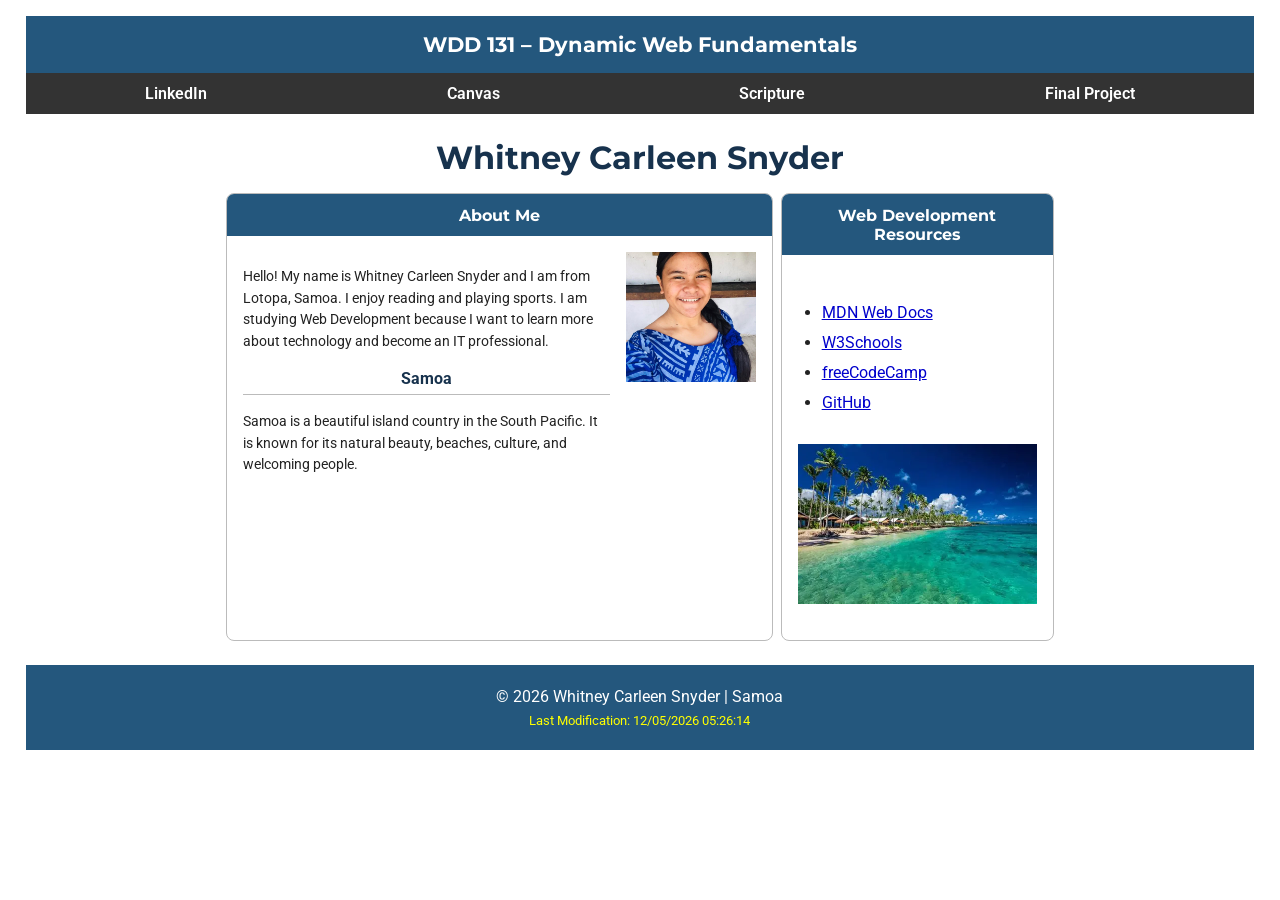
<file: index.html>
<!DOCTYPE html>
<html lang="en">
<head>
    <meta charset="UTF-8">
    <meta name="viewport" content="width=device-width, initial-scale=1.0">
    <meta name="description" content="WDD 131 – Dynamic Web Fundamentals home page for Whitney Carleen Snyder. Learn about web development, personal interests, and course resources.">
    <meta name="author" content="Whitney Carleen Snyder">

    <title>WDD 131 – Dynamic Web Fundamentals – Whitney Carleen Snyder</title>

    <link rel="preconnect" href="https://fonts.googleapis.com">
    <link rel="preconnect" href="https://fonts.gstatic.com" crossorigin>
    <link href="https://fonts.googleapis.com/css2?family=Montserrat:wght@400;600;700&family=Roboto:wght@400;700&display=swap" rel="stylesheet">

    <link rel="stylesheet" href="styles/base.css">

    <script src="scripts/getdates.js" defer></script>
</head>

<body>

    <header>
        <span id="course-title">WDD 131 – Dynamic Web Fundamentals</span>

        <nav>
            <a href="https://www.linkedin.com/" target="_blank">LinkedIn</a>
            <a href="https://byupw.instructure.com/" target="_blank">Canvas</a>
            <a href="https://www.churchofjesuschrist.org/study/scriptures" target="_blank">Scripture</a>
            <a href="#">Final Project</a>
        </nav>
    </header>

    <main>
        <h1>Whitney Carleen Snyder</h1>

        <section class="card">
            <h2>About Me</h2>

            <div class="about-content">
                <div>
                    <p>
                        Hello! My name is Whitney Carleen Snyder and I am from Lotopa, Samoa.
                        I enjoy reading and playing sports. I am studying Web Development
                        because I want to learn more about technology and become an IT professional.
                    </p>

                    <h3>Samoa</h3>

                    <p>
                        Samoa is a beautiful island country in the South Pacific.
                        It is known for its natural beauty, beaches, culture, and welcoming people.
                    </p>
                 </div>

                <img src="images/profile.jpg" alt="Whitney Carleen Snyder profile photo">
            </div>
        </section>

        <section class="card">
            <h2>Web Development Resources</h2>

            <div class="resources">
                <ul>
                    <li>
                        <a href="https://developer.mozilla.org/" target="_blank">
                            MDN Web Docs
                        </a>
                    </li>
                    <li>
                        <a href="https://www.w3schools.com/" target="_blank">
                            W3Schools
                        </a>
                    </li>
                    <li>
                        <a href="https://www.freecodecamp.org/" target="_blank">
                            freeCodeCamp
                        </a>
                    </li>
                    <li>
                        <a href="https://github.com/" target="_blank">
                            GitHub
                        </a>
                    </li>
                </ul>

                <img src="images/samoa.jpg" alt="Samoa landscape">
            </div>
        </section>
    </main>

    <footer>
        <p>
            &copy; <span id="currentyear"></span> Whitney Carleen Snyder | Samoa
        </p>

        <p id="lastModified"></p>
    </footer>

</body>
</html>
</file>
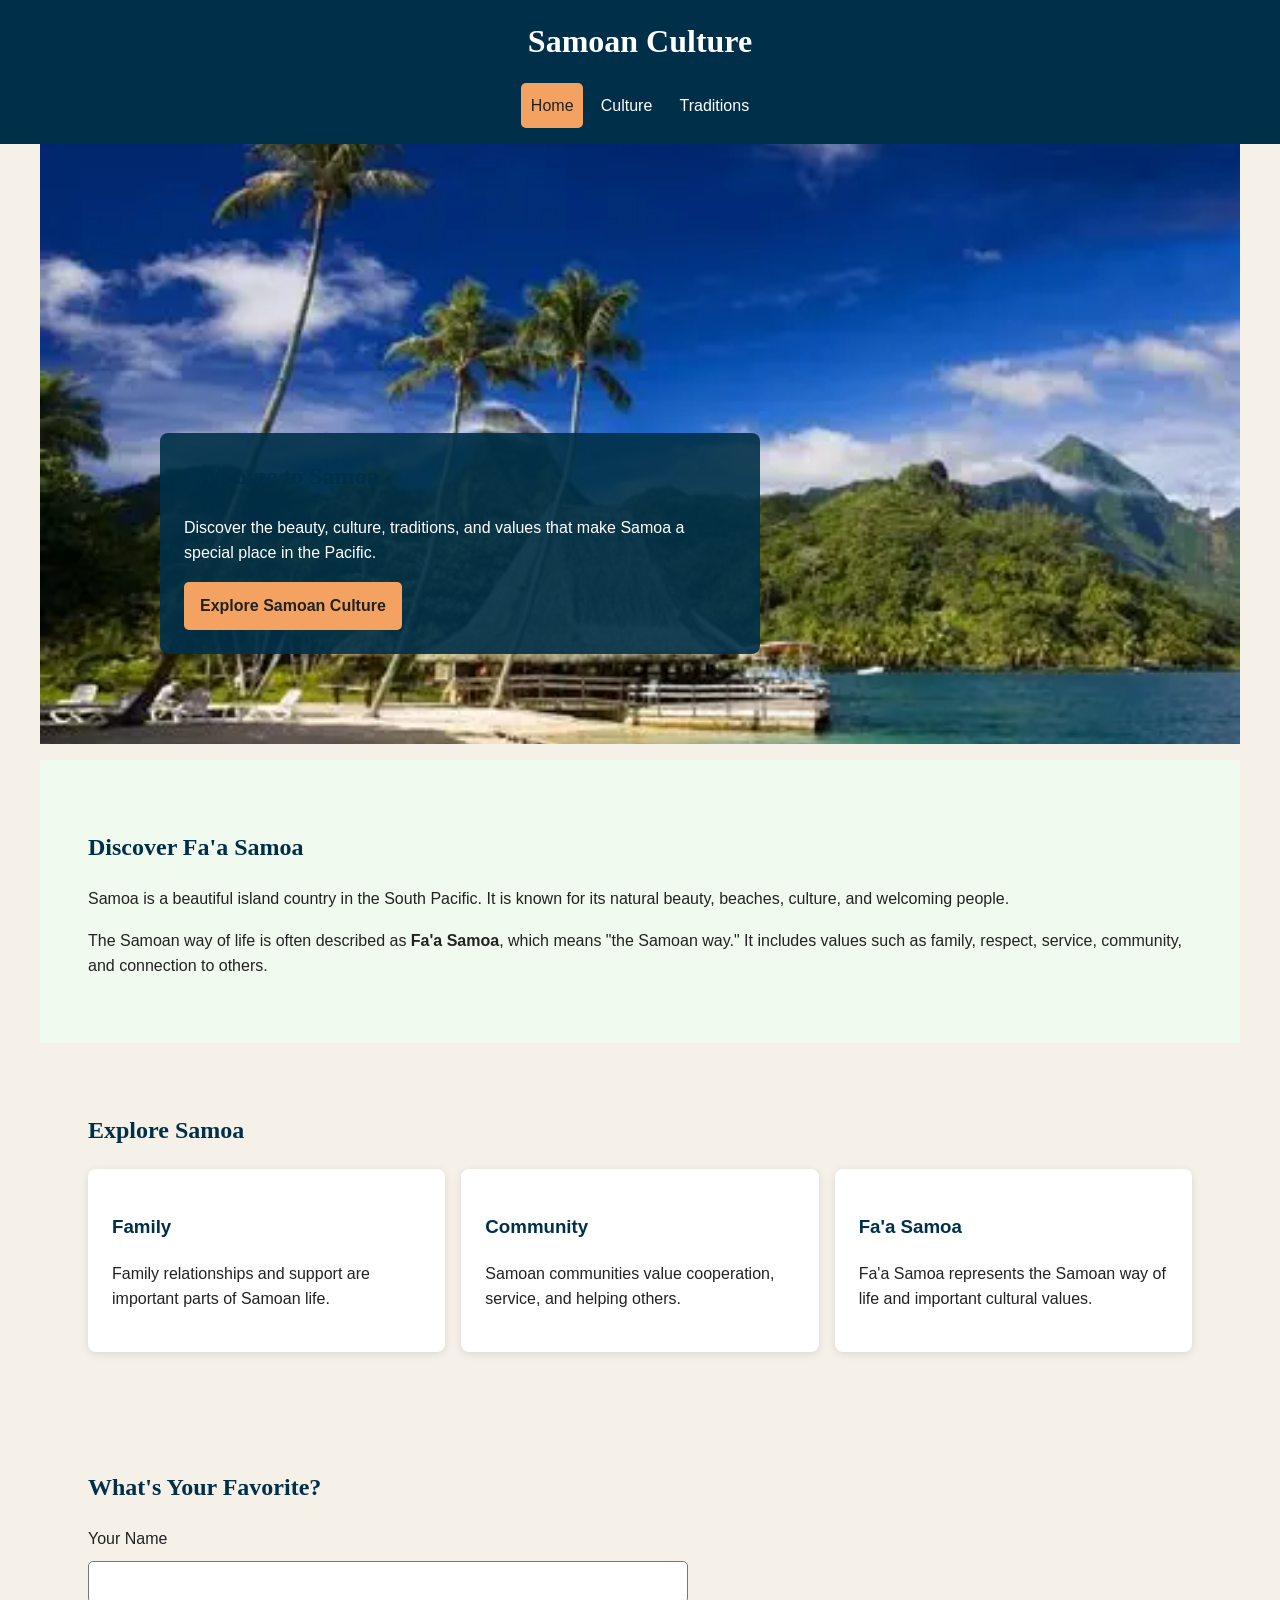
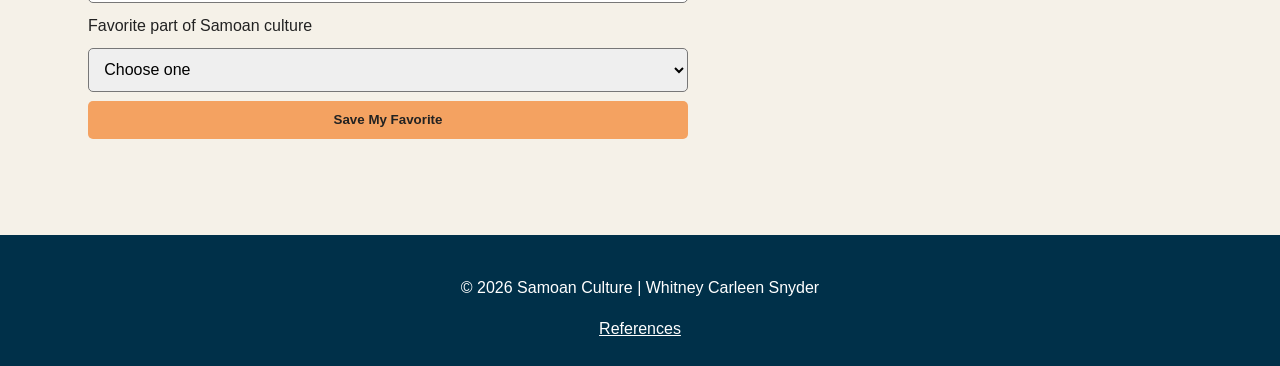
<file: project/index.html>
<!DOCTYPE html>
<html lang="en">
<head>
    <meta charset="UTF-8">
    <meta name="viewport" content="width=device-width, initial-scale=1.0">
    <meta name="description" content="Learn about Samoa, its culture, traditions, values, food, family, and way of life.">
    <meta name="author" content="Whitney Carleen Snyder">
    <title>Samoan Culture | Home</title>
    <link rel="stylesheet" href="styles/project.css">
    <script src="scripts/project.js" defer></script>
</head>

<body>
    <header>
        <div class="header-content">
            <h1>Samoan Culture</h1>

            <button id="menu-button" aria-label="Open navigation menu">☰</button>

            <nav id="main-nav">
                <a href="index.html" class="active">Home</a>
                <a href="culture.html">Culture</a>
                <a href="traditions.html">Traditions</a>
            </nav>
        </div>
    </header>

    <main>
        <section class="hero">
            <img src="images/samoa.webp" alt="Beautiful landscape of Samoa">
            <div class="hero-text">
                <h2>Welcome to Samoa</h2>
                <p>
                    Discover the beauty, culture, traditions, and values
                    that make Samoa a special place in the Pacific.
                </p>
                <a href="culture.html" class="button">Explore Samoan Culture</a>
            </div>
        </section>

        <section class="intro">
            <h2>Discover Fa'a Samoa</h2>
            <p>
                Samoa is a beautiful island country in the South Pacific.
                It is known for its natural beauty, beaches, culture,
                and welcoming people.
            </p>

            <p>
                The Samoan way of life is often described as
                <strong>Fa'a Samoa</strong>, which means "the Samoan way."
                It includes values such as family, respect, service,
                community, and connection to others.
            </p>
        </section>

        <section class="highlights">
            <h2>Explore Samoa</h2>

            <div id="culture-cards" class="card-grid"></div>
        </section>

        <section class="favorite-section">
            <h2>What's Your Favorite?</h2>

            <form id="favorite-form">
                <label for="name">Your Name</label>
                <input type="text" id="name" name="name" required>

                <label for="favorite">Favorite part of Samoan culture</label>
                <select id="favorite" name="favorite" required>
                    <option value="">Choose one</option>
                    <option value="Family">Family</option>
                    <option value="Food">Food</option>
                    <option value="Dance">Dance</option>
                    <option value="Traditions">Traditions</option>
                    <option value="Village Life">Village Life</option>
                </select>

                <button type="submit">Save My Favorite</button>
            </form>

            <div id="form-message"></div>
        </section>
    </main>

    <footer>
        <p>&copy; 2026 Samoan Culture | Whitney Carleen Snyder</p>
        <a href="references.html">References</a>
    </footer>
</body>
</html>
</file>
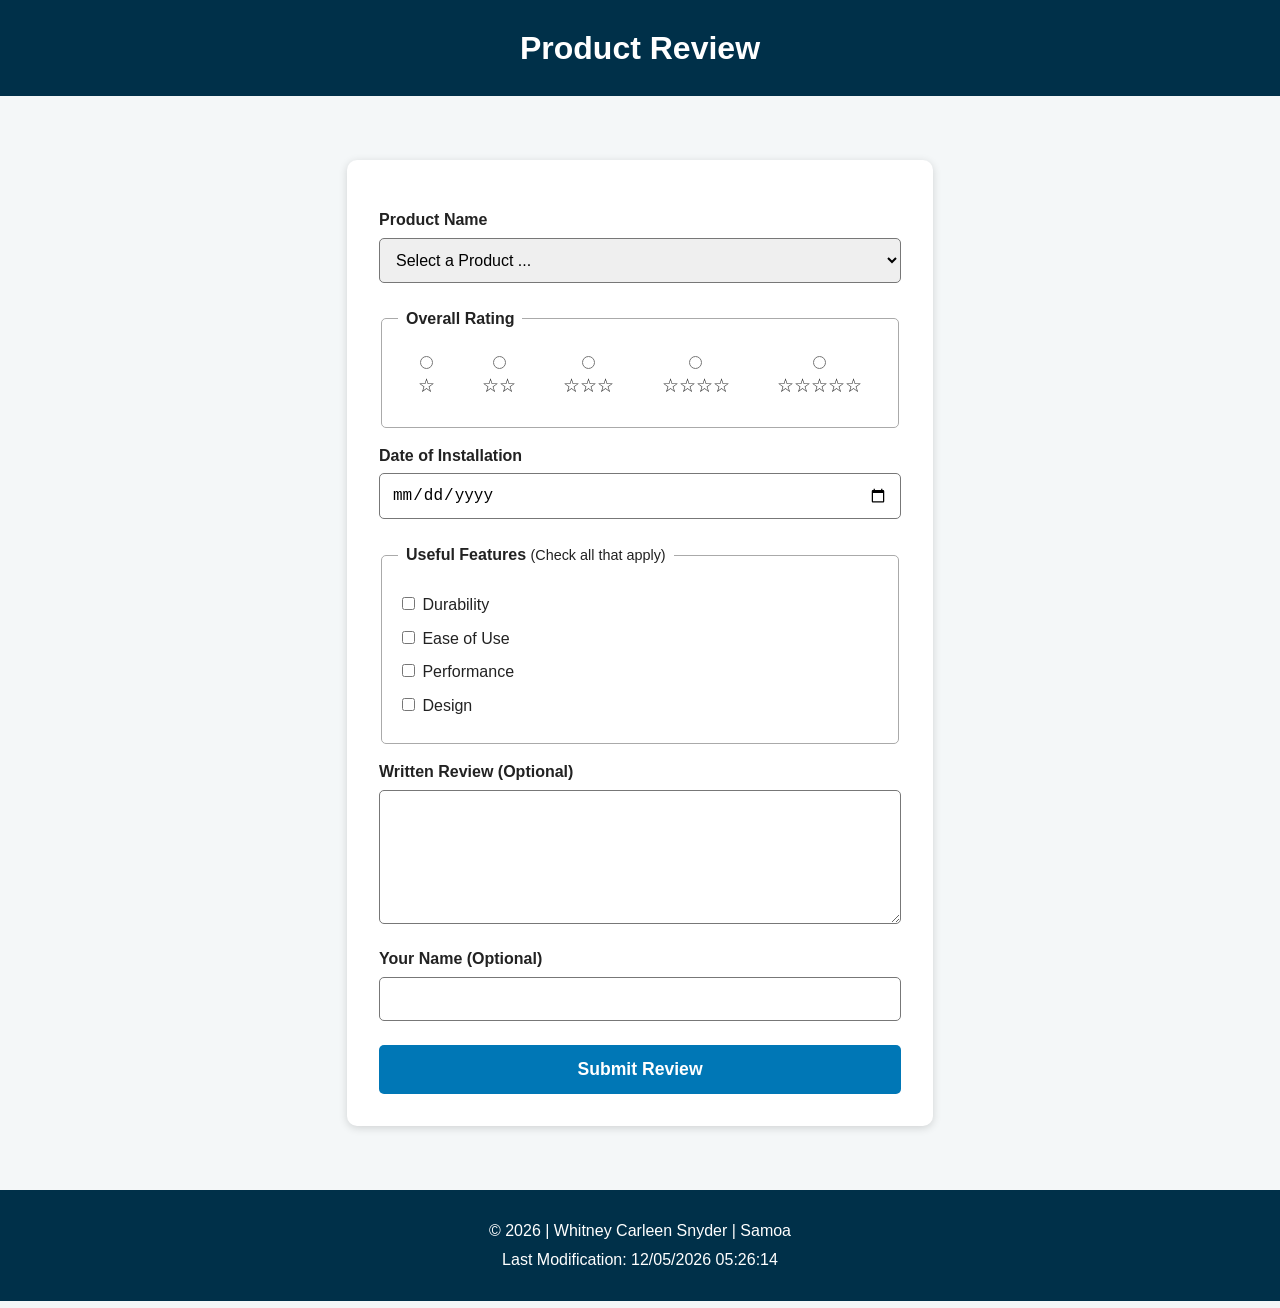
<file: form.html>
<!DOCTYPE html>
<html lang="en">
<head>
    <meta charset="UTF-8">
    <meta name="viewport" content="width=device-width, initial-scale=1.0">

    <meta name="description" content="Complete this product review form to rate a product, share useful features, provide a review, and tell us about your experience.">
    <meta name="author" content="Whitney Carleen Snyder">

    <title>Product Review</title>

    <link rel="stylesheet" href="styles/form.css">
    <script src="scripts/form.js" defer></script>
</head>

<body>

    <header>
        <h1>Product Review</h1>
    </header>

    <main>
        <form method="get" action="review.html">

            <!-- Product Name -->
            <label for="product">Product Name</label>
            <select id="product" name="product" required>
                <option value="" disabled selected>Select a Product ...</option>
            </select>

            <!-- Overall Rating -->
            <fieldset>
                <legend>Overall Rating</legend>

                <div class="rating">

                    <label for="rating1">
                        <input type="radio" id="rating1" name="rating" value="1" required>
                        ☆
                    </label>

                    <label for="rating2">
                        <input type="radio" id="rating2" name="rating" value="2" required>
                        ☆☆
                    </label>

                    <label for="rating3">
                        <input type="radio" id="rating3" name="rating" value="3" required>
                        ☆☆☆
                    </label>

                    <label for="rating4">
                        <input type="radio" id="rating4" name="rating" value="4" required>
                        ☆☆☆☆
                    </label>

                    <label for="rating5">
                        <input type="radio" id="rating5" name="rating" value="5" required>
                        ☆☆☆☆☆
                    </label>

                </div>
            </fieldset>

            <!-- Installation Date -->
            <label for="installDate">Date of Installation</label>
            <input type="date" id="installDate" name="installDate" required>

            <!-- Useful Features -->
            <fieldset>
                <legend>Useful Features <span>(Check all that apply)</span></legend>

                <label for="durability">
                    <input type="checkbox" id="durability" name="features" value="Durability">
                    Durability
                </label>

                <label for="ease">
                    <input type="checkbox" id="ease" name="features" value="Ease of Use">
                    Ease of Use
                </label>

                <label for="performance">
                    <input type="checkbox" id="performance" name="features" value="Performance">
                    Performance
                </label>

                <label for="design">
                    <input type="checkbox" id="design" name="features" value="Design">
                    Design
                </label>

            </fieldset>

            <!-- Written Review -->
            <label for="review">
                Written Review <span>(Optional)</span>
            </label>

            <textarea id="review" name="review" rows="6"></textarea>

            <!-- User Name -->
            <label for="userName">
                Your Name <span>(Optional)</span>
            </label>

            <input type="text" id="userName" name="userName">

            <!-- Submit -->
            <input type="submit" value="Submit Review">

        </form>
    </main>

    <footer>
        <p>
            &copy; <span id="currentyear"></span> |
            Whitney Carleen Snyder | Samoa
        </p>

        <p id="lastModified"></p>
    </footer>

</body>
</html>
</file>
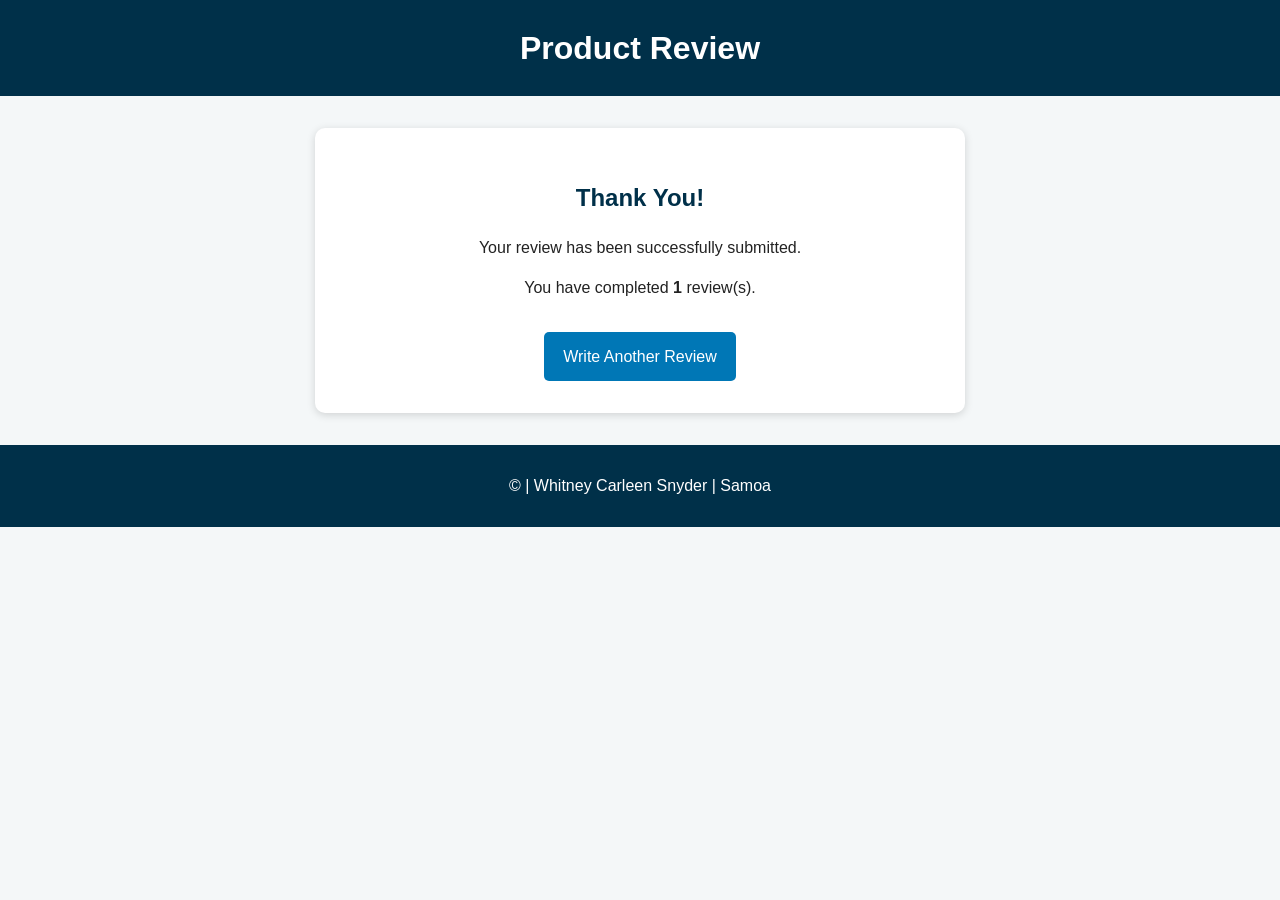
<file: review.html>
<!DOCTYPE html>
<html lang="en">
<head>
    <meta charset="UTF-8">
    <meta name="viewport" content="width=device-width, initial-scale=1.0">

    <meta name="description" content="Product review confirmation page">
    <meta name="author" content="Whitney Carleen Snyder">

    <title>Review Submitted</title>

    <link rel="stylesheet" href="styles/form.css">
    <script src="scripts/form.js" defer></script>
</head>

<body>

    <header>
        <h1>Product Review</h1>
    </header>

    <main class="confirmation">
        <h2>Thank You!</h2>

        <p>Your review has been successfully submitted.</p>

        <p>
            You have completed
            <strong id="reviewCount">0</strong>
            review(s).
        </p>

        <a href="form.html" class="button">Write Another Review</a>
    </main>

    <footer>
        <p>&copy; <span id="currentyear"></span> | Whitney Carleen Snyder | Samoa</p>
        <p id="lastModified"></p>
    </footer>

    <script>
        let reviewCount = Number(localStorage.getItem("reviewCount")) || 0;

        reviewCount++;

        localStorage.setItem("reviewCount", reviewCount);

        document.querySelector("#reviewCount").textContent = reviewCount;
    </script>

</body>
</html>
</file>
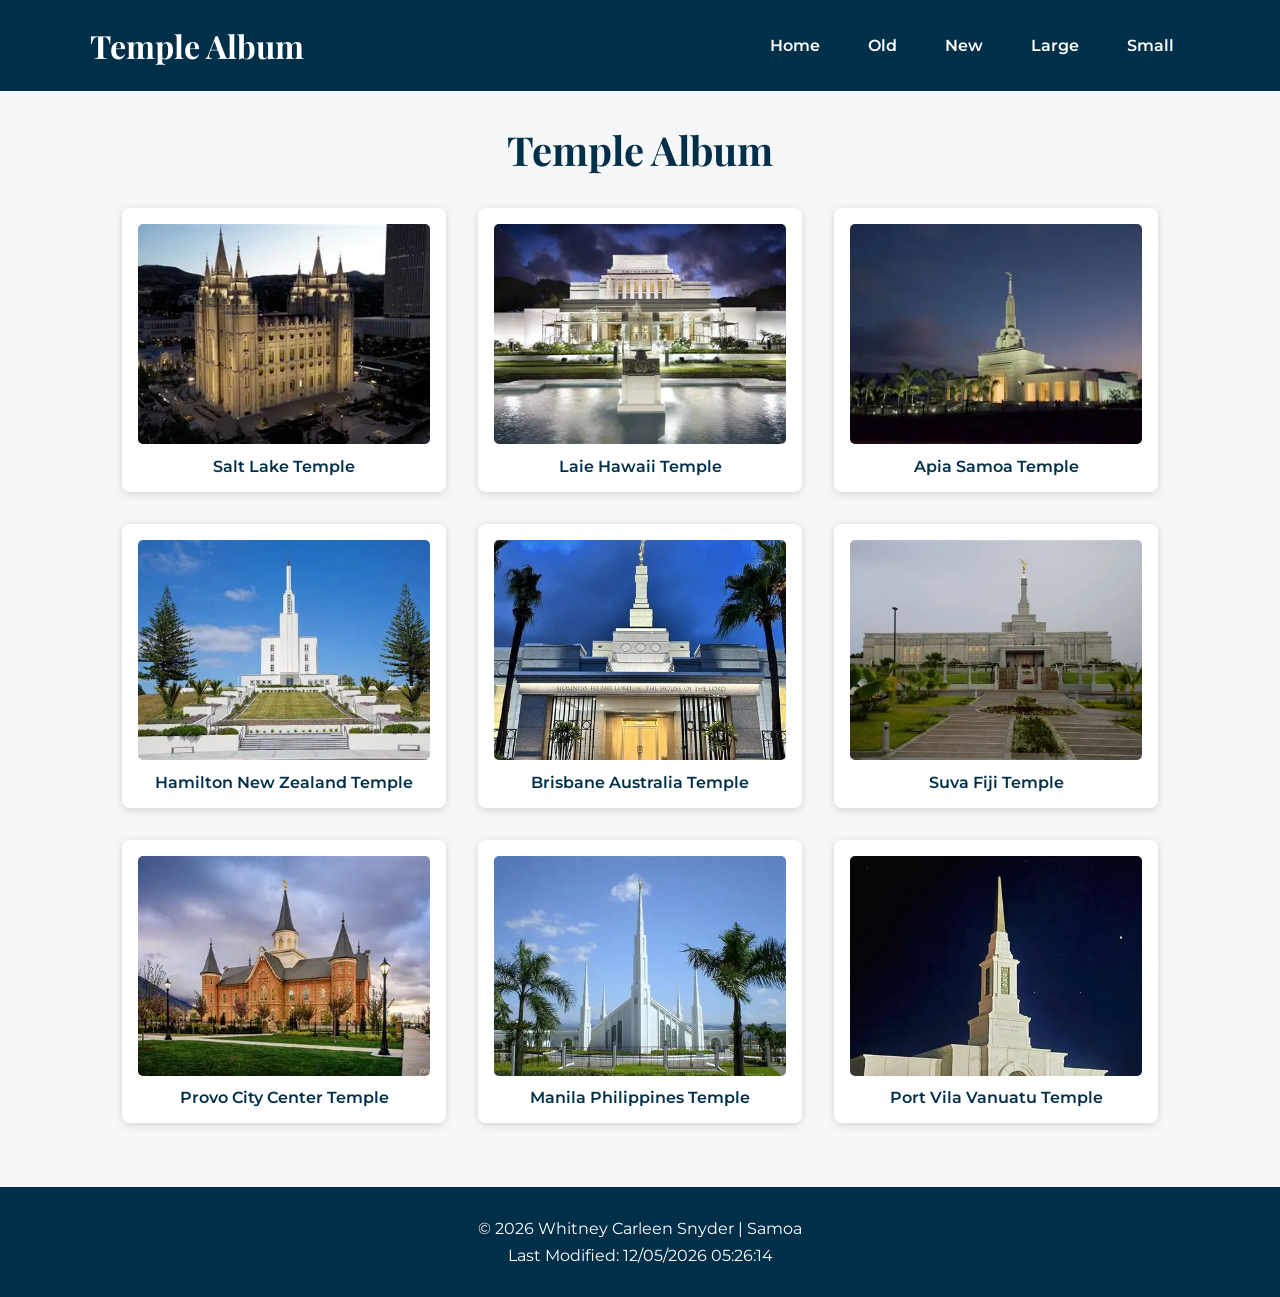
<file: temples.html>
<!DOCTYPE html>
<html lang="en">
<head>
    <meta charset="UTF-8">
    <meta name="viewport" content="width=device-width, initial-scale=1.0">

    <meta name="description" content="A responsive temple album featuring temples from around the world.">
    <meta name="author" content="Whitney Carleen Snyder">

    <title>Temple Album | WDD 131</title>

    <!-- Google Fonts -->
    <link rel="preconnect" href="https://fonts.googleapis.com">
    <link rel="preconnect" href="https://fonts.gstatic.com" crossorigin>
    <link href="https://fonts.googleapis.com/css2?family=Montserrat:wght@400;600;700&family=Playfair+Display:wght@600;700&display=swap" rel="stylesheet">

    <!-- CSS -->
    <link rel="stylesheet" href="styles/temples.css">
    <link rel="stylesheet" href="styles/temples-large.css">

    <!-- JavaScript -->
    <script src="scripts/temples.js" defer></script>
</head>

<body>

    <header>
        <div class="header-content">

            <h2>Temple Album</h2>

            <button id="menu-button" aria-label="Open navigation menu">
                ☰
            </button>

            <nav id="navigation">
                <a href="temples.html">Home</a>
                <a href="#">Old</a>
                <a href="#">New</a>
                <a href="#">Large</a>
                <a href="#">Small</a>
            </nav>

        </div>
    </header>

    <main>

        <h1>Temple Album</h1>

        <section class="temple-grid">

            <figure>
                <img src="images/temple1.webp" alt="Salt Lake Temple" loading="lazy">
                <figcaption>Salt Lake Temple</figcaption>
            </figure>

            <figure>
                <img src="images/temple2.webp" alt="Laie Hawaii Temple" loading="lazy">
                <figcaption>Laie Hawaii Temple</figcaption>
            </figure>

            <figure>
                <img src="images/temple3.webp" alt="Apia Samoa Temple" loading="lazy">
                <figcaption>Apia Samoa Temple</figcaption>
            </figure>

            <figure>
                <img src="images/temple4.webp" alt="Hamilton New Zealand Temple" loading="lazy">
                <figcaption>Hamilton New Zealand Temple</figcaption>
            </figure>

            <figure>
                <img src="images/temple5.webp" alt="Brisbane Australia Temple" loading="lazy">
                <figcaption>Brisbane Australia Temple</figcaption>
            </figure>

            <figure>
                <img src="images/temple6.webp" alt="Suva Fiji Temple" loading="lazy">
                <figcaption>Suva Fiji Temple</figcaption>
            </figure>

            <figure>
                <img src="images/temple7.webp" alt="Provo City Center Temple" loading="lazy">
                <figcaption>Provo City Center Temple</figcaption>
            </figure>

            <figure>
                <img src="images/temple8.webp" alt="Manila Philippines Temple" loading="lazy">
                <figcaption>Manila Philippines Temple</figcaption>
            </figure>

            <figure>
                <img src="images/temple9.webp" alt="Port Vila Vanuatu Temple" loading="lazy">
                <figcaption>Port Vila Vanuatu Temple</figcaption>
            </figure>

        </section>

    </main>

    <footer>

        <p>
            &copy; <span id="currentyear"></span> Whitney Carleen Snyder | Samoa
        </p>

        <p id="lastModified"></p>

    </footer>

</body>
</html>
</file>
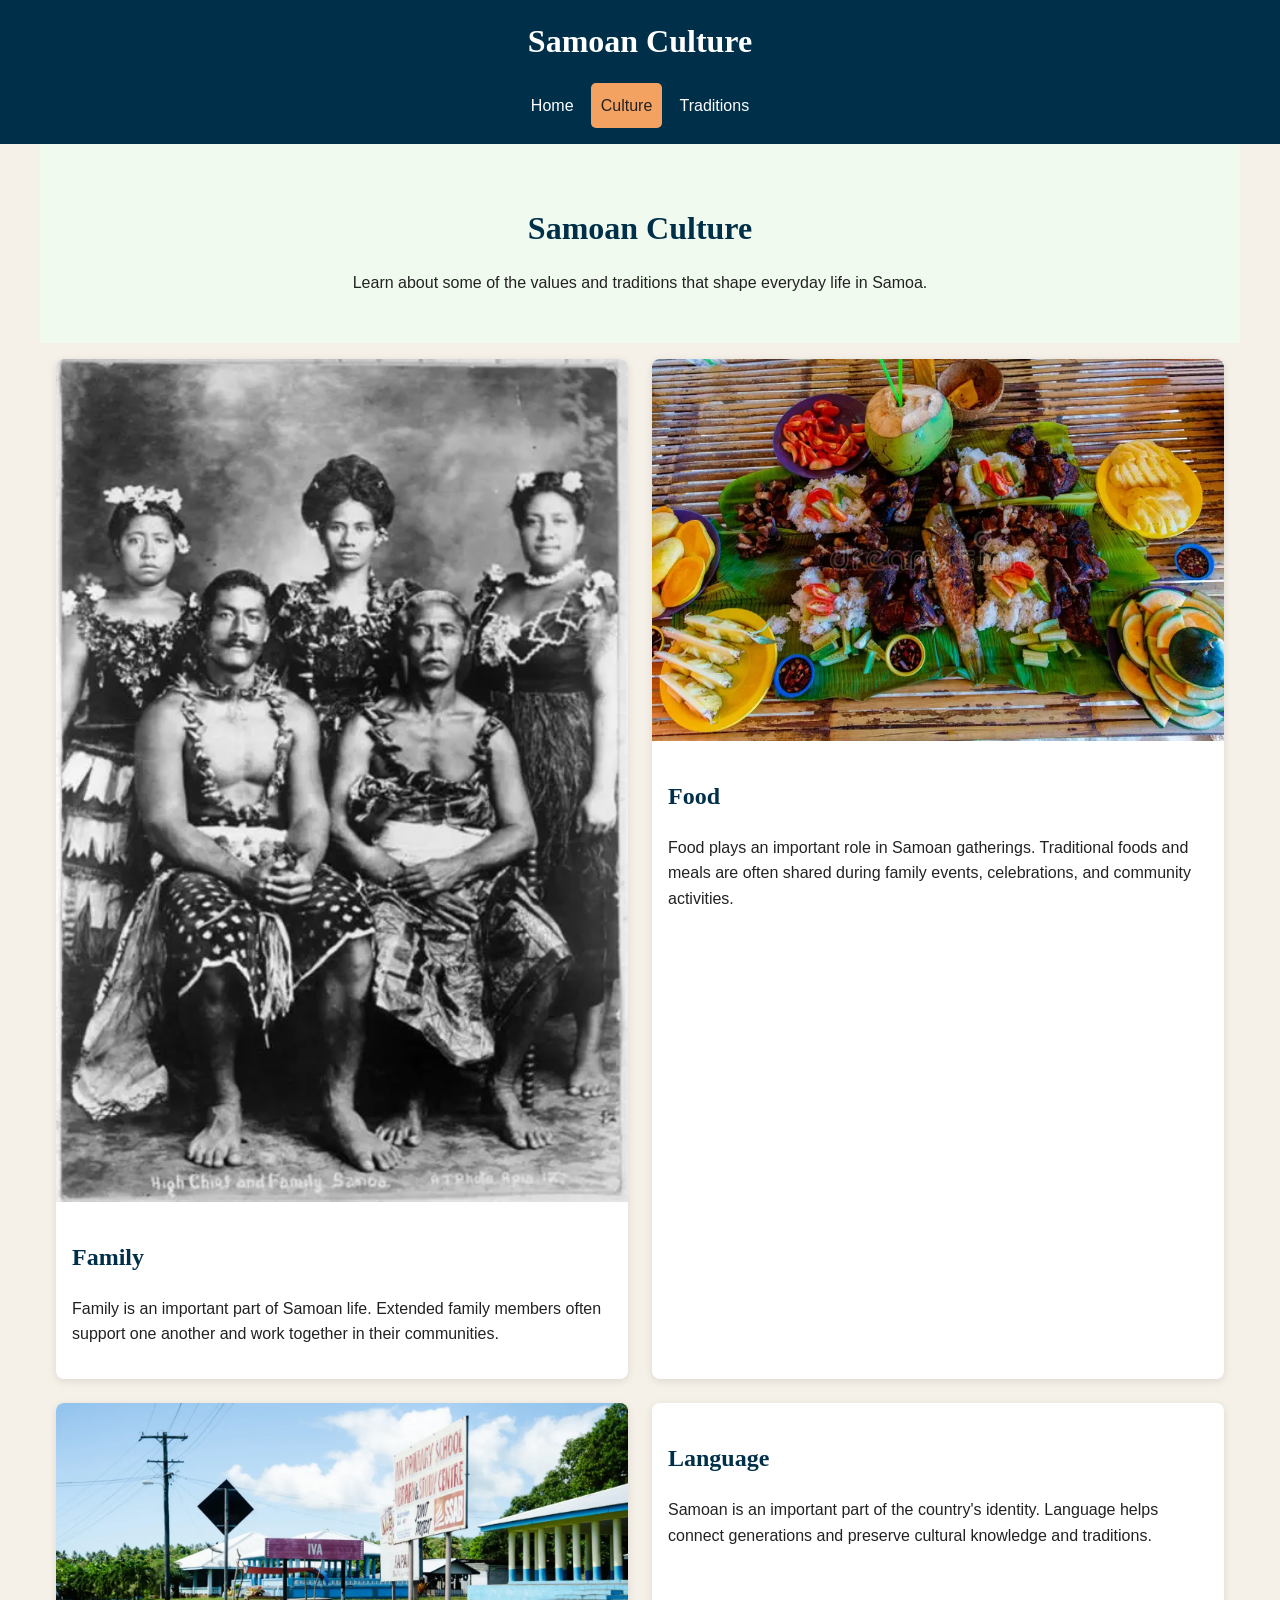
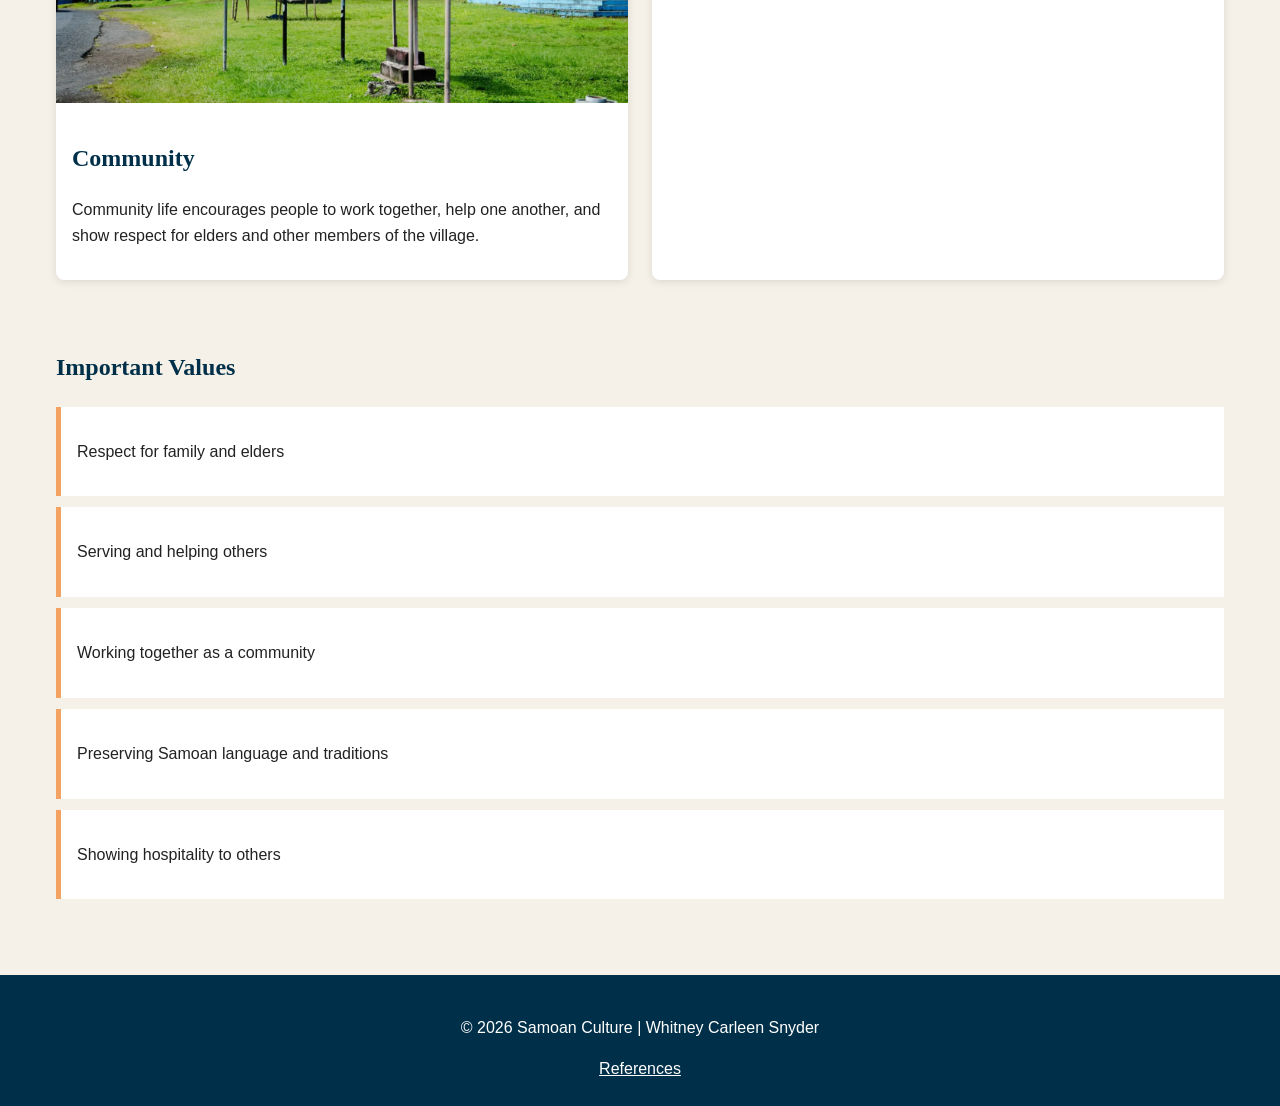
<file: project/culture.html>
<!DOCTYPE html>
<html lang="en">
<head>
    <meta charset="UTF-8">
    <meta name="viewport" content="width=device-width, initial-scale=1.0">
    <meta name="description" content="Learn about Samoan family, food, language, community, and cultural values.">
    <meta name="author" content="Whitney Carleen Snyder">
    <title>Samoan Culture | Culture</title>
    <link rel="stylesheet" href="styles/project.css">
    <script src="scripts/project.js" defer></script>
</head>

<body>
    <header>
        <div class="header-content">
            <h1>Samoan Culture</h1>

            <button id="menu-button" aria-label="Open navigation menu">☰</button>

            <nav id="main-nav">
                <a href="index.html">Home</a>
                <a href="culture.html" class="active">Culture</a>
                <a href="traditions.html">Traditions</a>
            </nav>
        </div>
    </header>

    <main>
        <section class="page-title">
            <h2>Samoan Culture</h2>
            <p>
                Learn about some of the values and traditions that
                shape everyday life in Samoa.
            </p>
        </section>

        <section class="culture-content">
            <article class="info-card">
                <img src="images/family.webp"
                     alt="Samoan family spending time together"
                     loading="lazy">
                <div>
                    <h2>Family</h2>
                    <p>
                        Family is an important part of Samoan life.
                        Extended family members often support one another
                        and work together in their communities.
                    </p>
                </div>
            </article>

            <article class="info-card">
                <img src="images/food.webp"
                     alt="Traditional Samoan food"
                     loading="lazy">
                <div>
                    <h2>Food</h2>
                    <p>
                        Food plays an important role in Samoan gatherings.
                        Traditional foods and meals are often shared during
                        family events, celebrations, and community activities.
                    </p>
                </div>
            </article>

            <article class="info-card">
                <img src="images/village.webp"
                     alt="Samoan village environment"
                     loading="lazy">
                <div>
                    <h2>Community</h2>
                    <p>
                        Community life encourages people to work together,
                        help one another, and show respect for elders and
                        other members of the village.
                    </p>
                </div>
            </article>

            <article class="info-card">
                <div>
                    <h2>Language</h2>
                    <p>
                        Samoan is an important part of the country's identity.
                        Language helps connect generations and preserve
                        cultural knowledge and traditions.
                    </p>
                </div>
            </article>
        </section>

        <section class="values">
            <h2>Important Values</h2>

            <div id="values-list"></div>
        </section>
    </main>

    <footer>
        <p>&copy; 2026 Samoan Culture | Whitney Carleen Snyder</p>
        <a href="references.html">References</a>
    </footer>
</body>
</html>
</file>
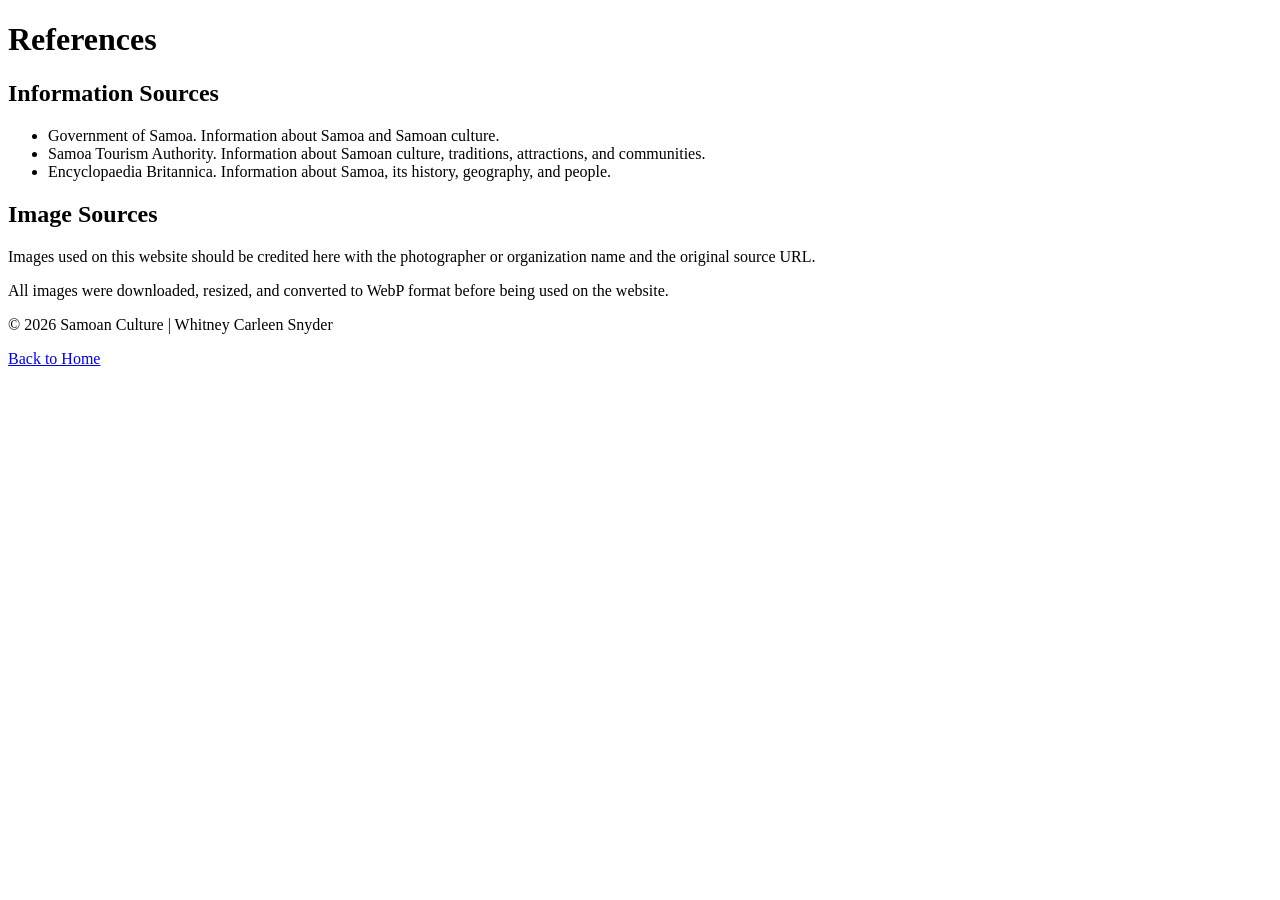
<file: project/references.html>
<!DOCTYPE html>
<html lang="en">
<head>
    <meta charset="UTF-8">
    <meta name="viewport" content="width=device-width, initial-scale=1.0">
    <meta name="description" content="References used for the Samoan Culture website.">
    <meta name="author" content="Whitney Carleen Snyder">
    <title>Samoan Culture | References</title>
</head>

<body>
    <header>
        <h1>References</h1>
    </header>

    <main>
        <h2>Information Sources</h2>

        <ul>
            <li>
                Government of Samoa.
                Information about Samoa and Samoan culture.
            </li>
            <li>
                Samoa Tourism Authority.
                Information about Samoan culture, traditions,
                attractions, and communities.
            </li>
            <li>
                Encyclopaedia Britannica.
                Information about Samoa, its history, geography,
                and people.
            </li>
        </ul>

        <h2>Image Sources</h2>

        <p>
            Images used on this website should be credited here with
            the photographer or organization name and the original
            source URL.
        </p>

        <p>
            All images were downloaded, resized, and converted to
            WebP format before being used on the website.
        </p>
    </main>

    <footer>
        <p>&copy; 2026 Samoan Culture | Whitney Carleen Snyder</p>
        <a href="index.html">Back to Home</a>
    </footer>
</body>
</html>
</file>
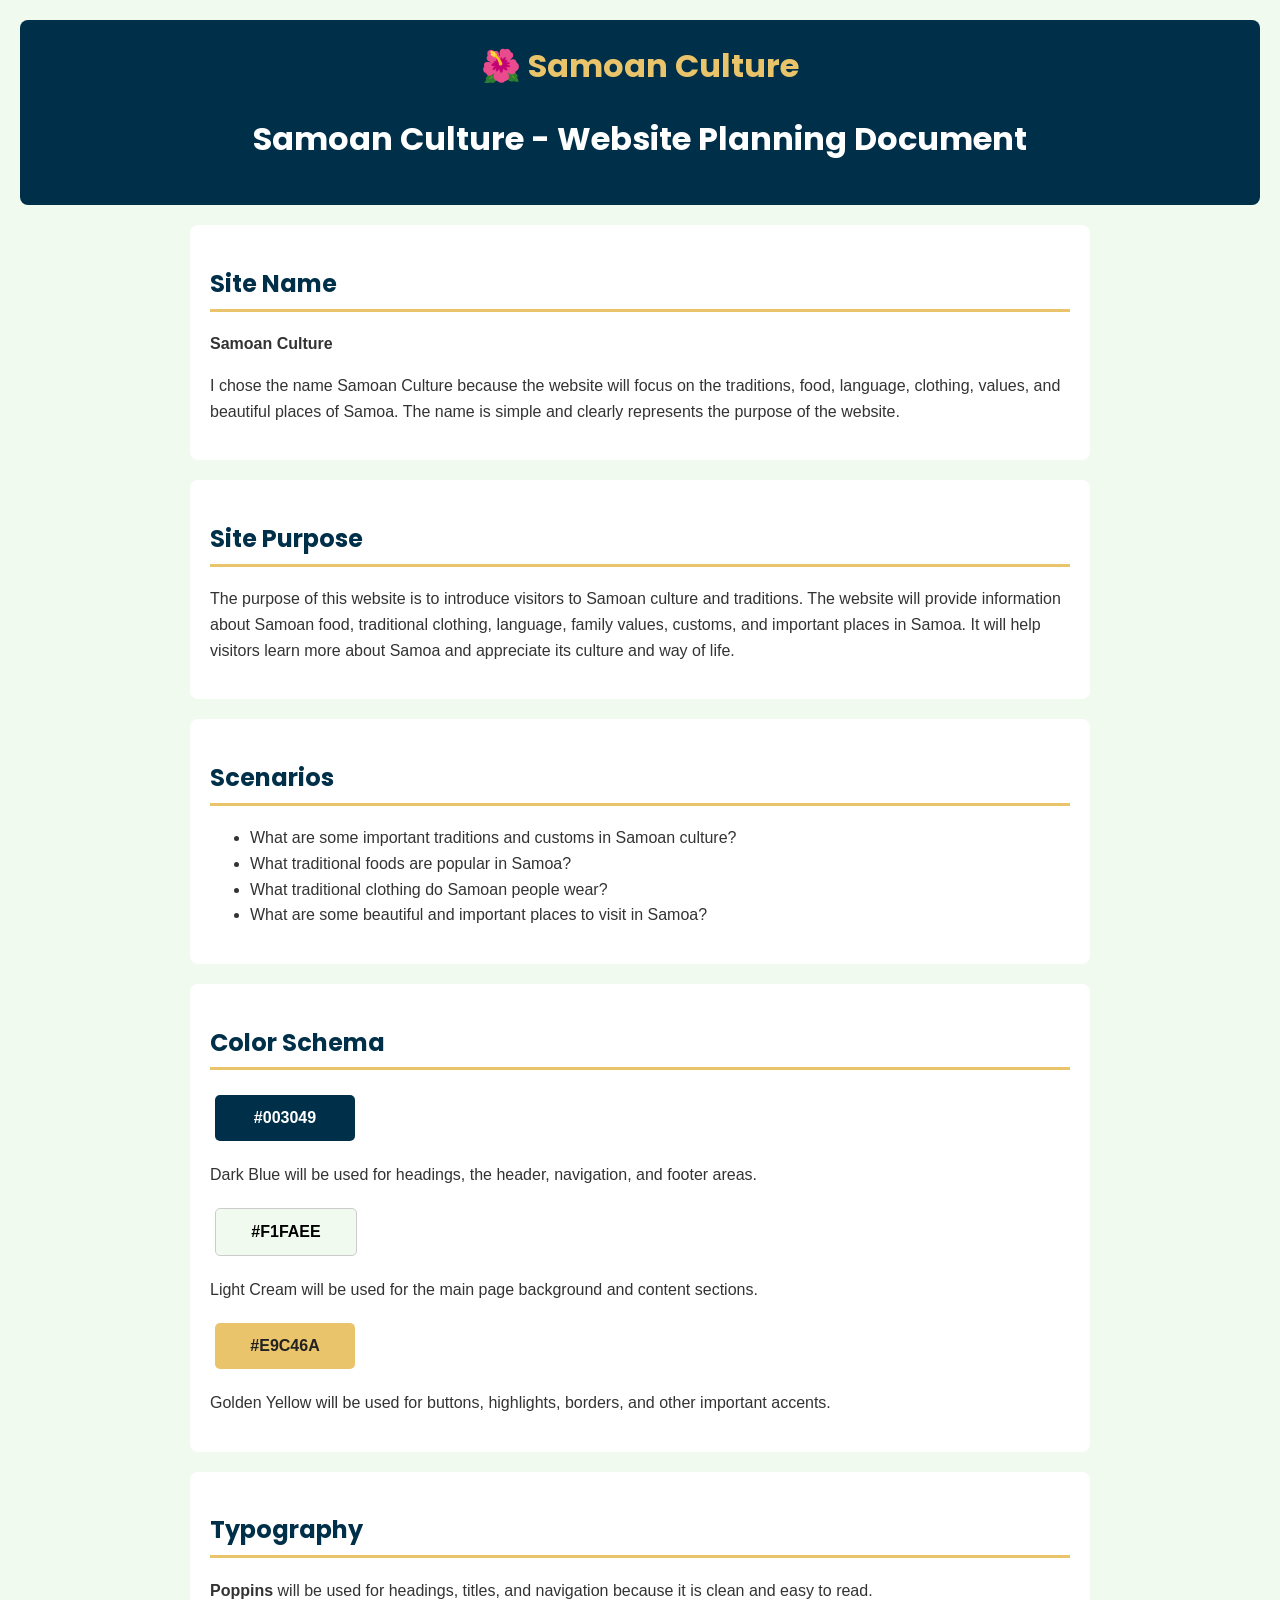
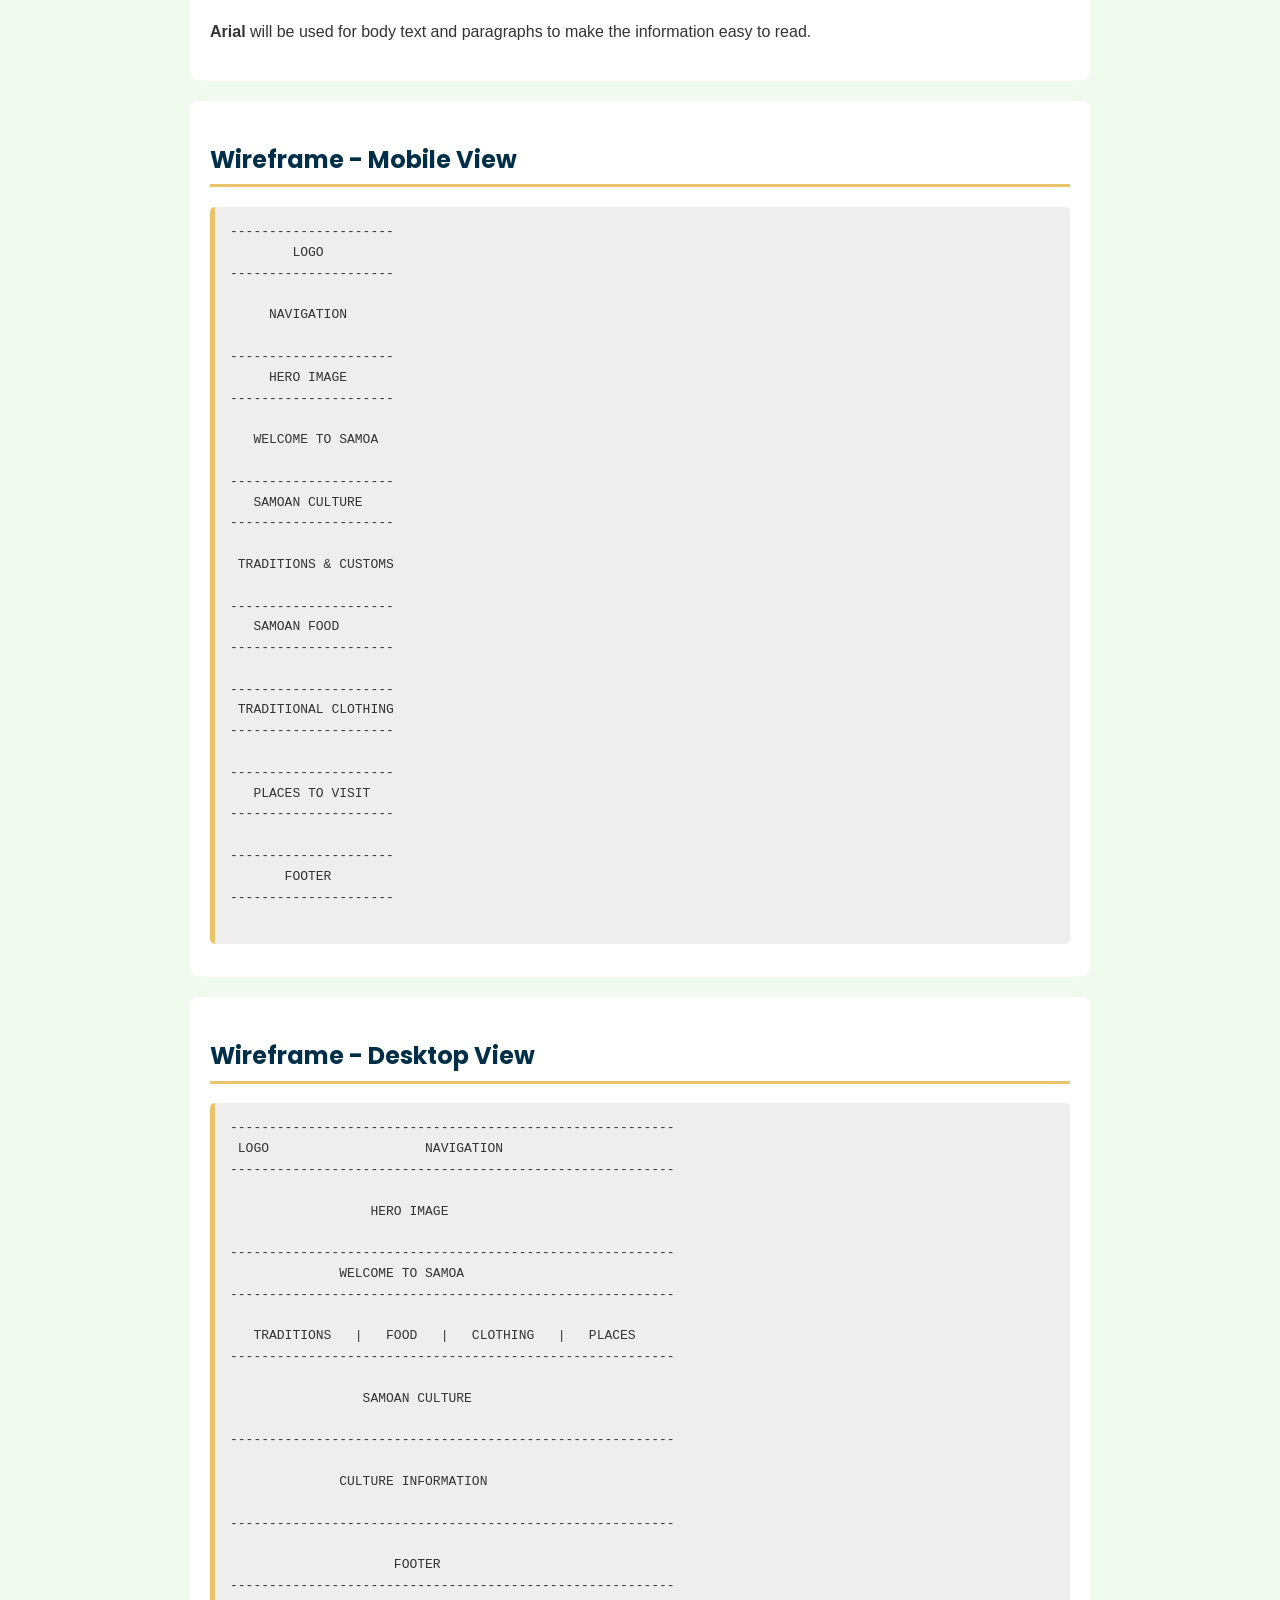
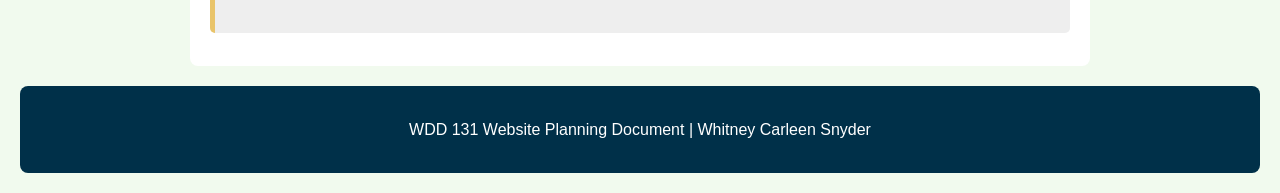
<file: project/siteplan.html>
<!DOCTYPE html>
<html lang="en-US">
<head>
    <meta charset="UTF-8">
    <meta name="viewport" content="width=device-width, initial-scale=1.0">

    <meta name="description"
        content="Website planning document for a Samoan Culture website including Samoan traditions, food, clothing, language, places, color schema, typography, and wireframes.">

    <meta name="author" content="Whitney Carleen Snyder">

    <title>Samoan Culture Site Plan</title>

    <link rel="stylesheet" href="styles/siteplan.css">

    <link rel="preconnect" href="https://fonts.googleapis.com">
    <link rel="preconnect" href="https://fonts.gstatic.com" crossorigin>

    <link href="https://fonts.googleapis.com/css2?family=Poppins:wght@400;700&display=swap"
        rel="stylesheet">
</head>

<body>

    <header>
        <div class="logo">🌺 Samoan Culture</div>

        <h1>Samoan Culture - Website Planning Document</h1>
    </header>

    <main>

        <section>
            <h2>Site Name</h2>

            <p><strong>Samoan Culture</strong></p>

            <p>
                I chose the name Samoan Culture because the website will focus
                on the traditions, food, language, clothing, values, and
                beautiful places of Samoa. The name is simple and clearly
                represents the purpose of the website.
            </p>
        </section>


        <section>
            <h2>Site Purpose</h2>

            <p>
                The purpose of this website is to introduce visitors to
                Samoan culture and traditions. The website will provide
                information about Samoan food, traditional clothing,
                language, family values, customs, and important places in
                Samoa. It will help visitors learn more about Samoa and
                appreciate its culture and way of life.
            </p>
        </section>


        <section>
            <h2>Scenarios</h2>

            <ul>
                <li>What are some important traditions and customs in Samoan culture?</li>

                <li>What traditional foods are popular in Samoa?</li>

                <li>What traditional clothing do Samoan people wear?</li>

                <li>What are some beautiful and important places to visit in Samoa?</li>
            </ul>
        </section>


        <section>
            <h2>Color Schema</h2>

            <div class="color-box primary">#003049</div>

            <p>
                Dark Blue will be used for headings, the header, navigation,
                and footer areas.
            </p>


            <div class="color-box secondary">#F1FAEE</div>

            <p>
                Light Cream will be used for the main page background and
                content sections.
            </p>


            <div class="color-box accent">#E9C46A</div>

            <p>
                Golden Yellow will be used for buttons, highlights, borders,
                and other important accents.
            </p>
        </section>


        <section>
            <h2>Typography</h2>

            <p>
                <strong>Poppins</strong> will be used for headings, titles,
                and navigation because it is clean and easy to read.
            </p>

            <p>
                <strong>Arial</strong> will be used for body text and
                paragraphs to make the information easy to read.
            </p>
        </section>


        <section>
            <h2>Wireframe - Mobile View</h2>

            <pre>
---------------------
        LOGO
---------------------

     NAVIGATION

---------------------
     HERO IMAGE
---------------------

   WELCOME TO SAMOA

---------------------
   SAMOAN CULTURE
---------------------

 TRADITIONS & CUSTOMS

---------------------
   SAMOAN FOOD
---------------------

---------------------
 TRADITIONAL CLOTHING
---------------------

---------------------
   PLACES TO VISIT
---------------------

---------------------
       FOOTER
---------------------
            </pre>
        </section>


        <section>
            <h2>Wireframe - Desktop View</h2>

            <pre>
---------------------------------------------------------
 LOGO                    NAVIGATION
---------------------------------------------------------

                  HERO IMAGE

---------------------------------------------------------
              WELCOME TO SAMOA
---------------------------------------------------------

   TRADITIONS   |   FOOD   |   CLOTHING   |   PLACES
---------------------------------------------------------

                 SAMOAN CULTURE

---------------------------------------------------------

              CULTURE INFORMATION

---------------------------------------------------------

                     FOOTER
---------------------------------------------------------
            </pre>
        </section>

    </main>


    <footer>
        <p>WDD 131 Website Planning Document | Whitney Carleen Snyder</p>
    </footer>

</body>
</html>
</file>
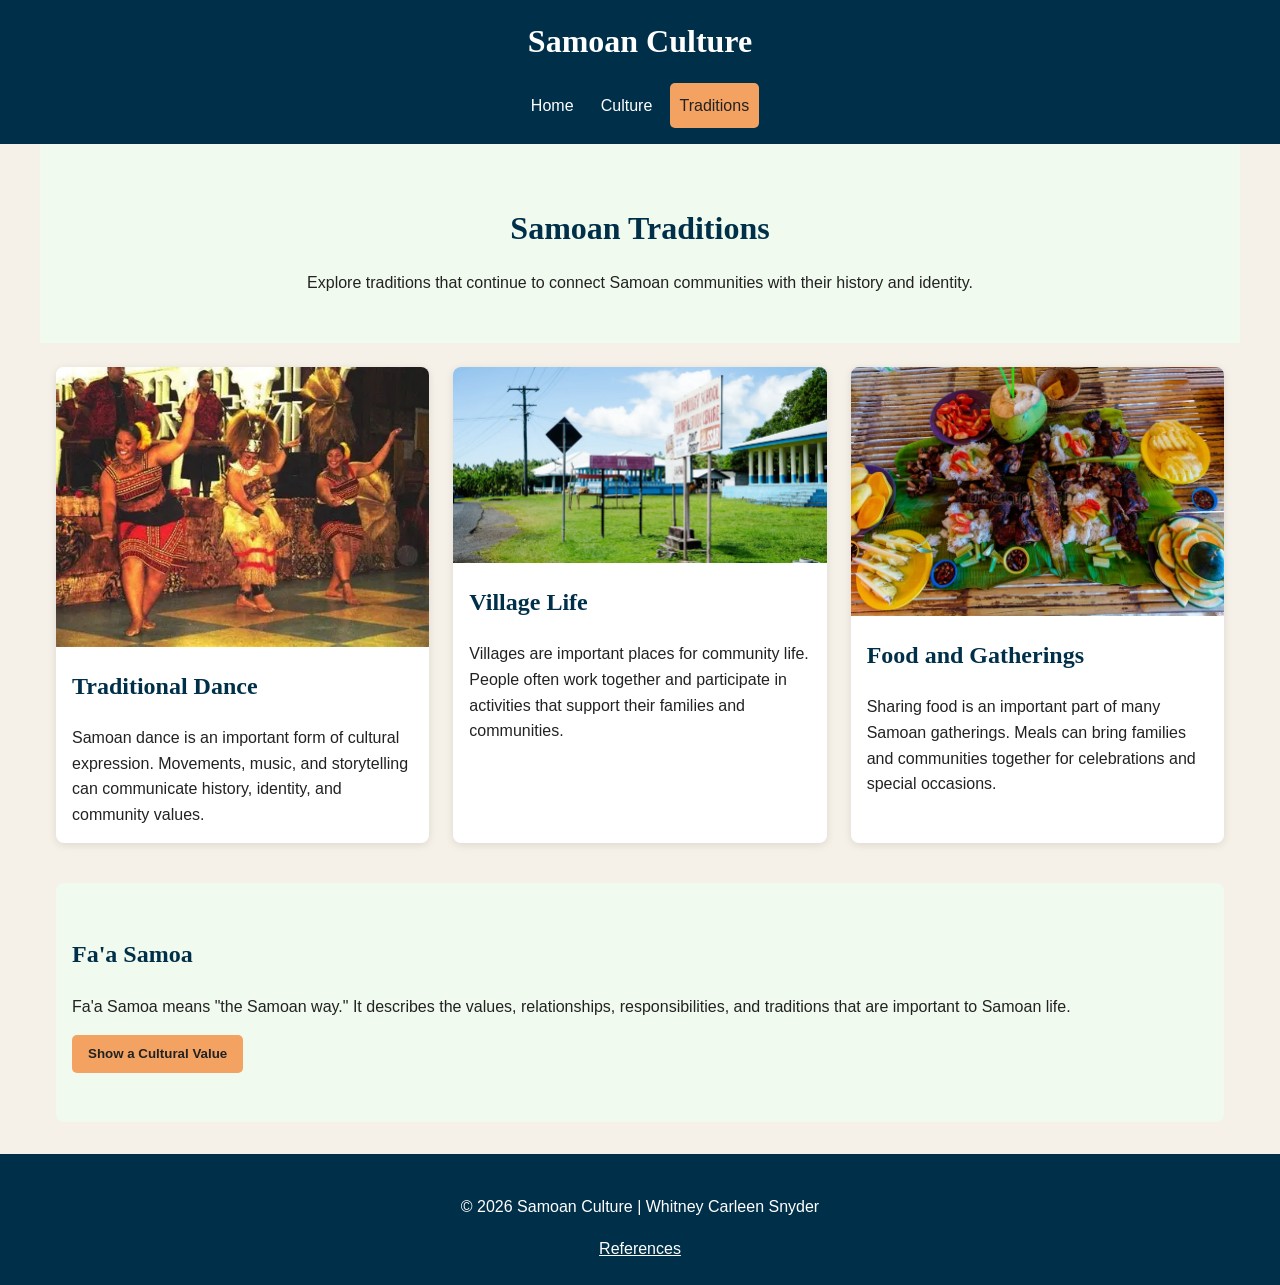
<file: project/traditions.html>
<!DOCTYPE html>
<html lang="en">
<head>
    <meta charset="UTF-8">
    <meta name="viewport" content="width=device-width, initial-scale=1.0">
    <meta name="description" content="Explore Samoan traditions, dance, ceremonies, village life, and Fa'a Samoa.">
    <meta name="author" content="Whitney Carleen Snyder">
    <title>Samoan Culture | Traditions</title>
    <link rel="stylesheet" href="styles/project.css">
    <script src="scripts/project.js" defer></script>
</head>

<body>
    <header>
        <div class="header-content">
            <h1>Samoan Culture</h1>

            <button id="menu-button" aria-label="Open navigation menu">☰</button>

            <nav id="main-nav">
                <a href="index.html">Home</a>
                <a href="culture.html">Culture</a>
                <a href="traditions.html" class="active">Traditions</a>
            </nav>
        </div>
    </header>

    <main>
        <section class="page-title">
            <h2>Samoan Traditions</h2>
            <p>
                Explore traditions that continue to connect Samoan
                communities with their history and identity.
            </p>
        </section>

        <section class="tradition-grid">

            <article class="tradition-card">
                <img src="images/dance.webp"
                     alt="Samoan cultural dance"
                     loading="lazy">
                <h2>Traditional Dance</h2>
                <p>
                    Samoan dance is an important form of cultural expression.
                    Movements, music, and storytelling can communicate
                    history, identity, and community values.
                </p>
            </article>

            <article class="tradition-card">
                <img src="images/village.webp"
                     alt="Samoan village"
                     loading="lazy">
                <h2>Village Life</h2>
                <p>
                    Villages are important places for community life.
                    People often work together and participate in activities
                    that support their families and communities.
                </p>
            </article>

            <article class="tradition-card">
                <img src="images/food.webp"
                     alt="Samoan food prepared for a gathering"
                     loading="lazy">
                <h2>Food and Gatherings</h2>
                <p>
                    Sharing food is an important part of many Samoan
                    gatherings. Meals can bring families and communities
                    together for celebrations and special occasions.
                </p>
            </article>

        </section>

        <section class="faasamoa">
            <h2>Fa'a Samoa</h2>

            <p>
                Fa'a Samoa means "the Samoan way." It describes the values,
                relationships, responsibilities, and traditions that are
                important to Samoan life.
            </p>

            <button id="value-button">Show a Cultural Value</button>

            <p id="value-display"></p>
        </section>
    </main>

    <footer>
        <p>&copy; 2026 Samoan Culture | Whitney Carleen Snyder</p>
        <a href="references.html">References</a>
    </footer>
</body>
</html>
</file>
<file: styles/base.css>
* {
    box-sizing: border-box;
}

body {
    margin: 0;
    font-family: "Roboto", sans-serif;
    color: #222;
    background-color: #fff;
}

/* HEADER */
header {
    width: 96%;
    margin: 1rem auto 0;
    background-color: #24577d;
    color: white;
    text-align: center;
}

#course-title {
    display: block;
    padding: 1rem;
    font-family: "Montserrat", sans-serif;
    font-size: 1.3rem;
    font-weight: 700;
}

/* NAVIGATION */
nav {
    display: flex;
    justify-content: space-around;
    align-items: center;
    background-color: #333;
}

nav a {
    color: white;
    text-decoration: none;
    padding: 0.7rem 1rem;
    font-size: 1rem;
    font-weight: 600;
}

nav a:hover {
    background-color: #555;
    color: white;
}

/* MAIN */
main {
    max-width: 860px;
    margin: 1.5rem auto;
    padding: 0 1rem;
    display: grid;
    grid-template-columns: 2fr 1fr;
    gap: 0.5rem;
}

main h1 {
    grid-column: 1 / 3;
    text-align: center;
    font-family: "Montserrat", sans-serif;
    font-size: 2rem;
    color: #17324d;
    margin: 0 0 0.5rem;
}

/* CARDS */
.card {
    border: 1px solid #bbb;
    border-radius: 8px;
    overflow: hidden;
    background-color: white;
    min-height: 390px;
}

.card h2 {
    margin: 0;
    padding: 0.7rem;
    background-color: #24577d;
    color: white;
    text-align: center;
    font-family: "Montserrat", sans-serif;
    font-size: 1rem;
}

/* ABOUT ME */
.about-content {
    display: grid;
    grid-template-columns: 1fr 130px;
    gap: 1rem;
    padding: 1rem;
}

.about-content p {
    line-height: 1.5;
    font-size: 0.9rem;
}

.about-content img {
    width: 130px;
    height: auto;
}

.card h3 {
    text-align: center;
    font-size: 1rem;
    border-bottom: 1px solid #bbb;
    padding-bottom: 0.4rem;
    color: #17324d;
}

/* RESOURCES */
.resources {
    padding: 2rem 1rem;
}

.resources ul {
    padding-left: 1.5rem;
}

.resources li {
    margin-bottom: 0.7rem;
}

.resources a {
    color: #0000cc;
}

.resources a:hover {
    color: #24577d;
}

.resources img {
    width: 100%;
    height: auto;
    margin-top: 1rem;
}

/* FOOTER */
footer {
    width: 96%;
    margin: 1rem auto;
    padding: 1rem;
    background-color: #24577d;
    color: white;
    text-align: center;
}

footer p {
    margin: 0.4rem;
}

#lastModified {
    color: #ffff00;
    font-size: 0.8rem;
}

/* MOBILE */
@media (max-width: 650px) {

    nav {
        flex-direction: column;
    }

    nav a {
        width: 100%;
    }

    main {
        grid-template-columns: 1fr;
    }

    main h1 {
        grid-column: 1;
    }

    .about-content {
        grid-template-columns: 1fr;
    }

    .about-content img {
        width: 150px;
    }

    .card {
        min-height: auto;
    }
}
</file>
<file: project/styles/project.css>
* {
    box-sizing: border-box;
}

body {
    margin: 0;
    font-family: Arial, sans-serif;
    line-height: 1.6;
    color: #222;
    background-color: #f5f1e8;
}

header {
    background-color: #003049;
    color: white;
    padding: 1rem;
}

.header-content {
    max-width: 1200px;
    margin: 0 auto;
}

header h1 {
    text-align: center;
    margin: 0 0 1rem;
    font-family: Georgia, serif;
}

#menu-button {
    display: block;
    margin: 0 auto;
    padding: 0.5rem 1rem;
    font-size: 1.2rem;
    border: none;
    cursor: pointer;
}

nav {
    display: none;
    flex-direction: column;
    text-align: center;
    gap: 0.5rem;
}

nav.open {
    display: flex;
}

nav a {
    color: white;
    text-decoration: none;
    padding: 0.6rem;
    border-radius: 5px;
}

nav a:hover,
nav a.active {
    background-color: #f4a261;
    color: #222;
}

main {
    max-width: 1200px;
    margin: 0 auto;
}

.hero {
    position: relative;
    background-color: #003049;
}

.hero img {
    width: 100%;
    height: 500px;
    object-fit: cover;
    display: block;
}

.hero-text {
    position: absolute;
    left: 5%;
    right: 5%;
    bottom: 10%;
    background-color: rgba(0, 48, 73, 0.9);
    color: white;
    padding: 1.5rem;
    border-radius: 8px;
}

.hero-text h2 {
    margin-top: 0;
    font-family: Georgia, serif;
}

.button,
button {
    display: inline-block;
    background-color: #f4a261;
    color: #222;
    padding: 0.7rem 1rem;
    border: none;
    border-radius: 5px;
    text-decoration: none;
    cursor: pointer;
    font-weight: bold;
}

.button:hover,
button:hover {
    background-color: #e76f51;
}

.intro,
.highlights,
.favorite-section,
.values,
.faasamoa {
    padding: 2rem 1rem;
}

h2 {
    color: #003049;
    font-family: Georgia, serif;
}

.intro {
    background-color: #f1faee;
    margin-top: 1rem;
}

.card-grid {
    display: grid;
    gap: 1rem;
}

.card {
    background-color: white;
    padding: 1.5rem;
    border-radius: 8px;
    box-shadow: 0 2px 8px rgba(0, 0, 0, 0.1);
}

.card h3 {
    color: #003049;
}

.page-title {
    text-align: center;
    padding: 2rem 1rem;
    background-color: #f1faee;
}

.page-title h2 {
    font-size: 2rem;
    margin-bottom: 0.5rem;
}

.culture-content {
    padding: 1rem;
}

.info-card {
    background-color: white;
    margin-bottom: 1.5rem;
    border-radius: 8px;
    overflow: hidden;
    box-shadow: 0 2px 8px rgba(0, 0, 0, 0.1);
}

.info-card img {
    width: 100%;
    display: block;
}

.info-card div {
    padding: 1rem;
}

.tradition-grid {
    display: grid;
    gap: 1.5rem;
    padding: 1.5rem 1rem;
}

.tradition-card {
    background-color: white;
    border-radius: 8px;
    overflow: hidden;
    box-shadow: 0 2px 8px rgba(0, 0, 0, 0.1);
}

.tradition-card img {
    width: 100%;
    display: block;
}

.tradition-card h2,
.tradition-card p {
    margin-left: 1rem;
    margin-right: 1rem;
}

.faasamoa {
    background-color: #f1faee;
    margin: 1rem;
    border-radius: 8px;
}

#value-display {
    font-weight: bold;
    font-size: 1.1rem;
    margin-top: 1rem;
}

form {
    max-width: 600px;
    display: grid;
    gap: 0.6rem;
}

input,
select {
    padding: 0.7rem;
    font-size: 1rem;
    border: 1px solid #777;
    border-radius: 5px;
}

#form-message {
    margin-top: 1rem;
    font-weight: bold;
}

.value-item {
    background-color: white;
    margin: 0.7rem 0;
    padding: 1rem;
    border-left: 5px solid #f4a261;
}

footer {
    background-color: #003049;
    color: white;
    text-align: center;
    padding: 1.5rem;
    margin-top: 2rem;
}

footer a {
    color: white;
}

footer a:hover {
    color: #f4a261;
}

@media screen and (min-width: 700px) {
    #menu-button {
        display: none;
    }

    nav {
        display: flex;
        flex-direction: row;
        justify-content: center;
    }

    .card-grid {
        grid-template-columns: repeat(3, 1fr);
    }

    .culture-content {
        display: grid;
        grid-template-columns: 1fr 1fr;
        gap: 1.5rem;
    }

    .info-card {
        margin-bottom: 0;
    }

    .tradition-grid {
        grid-template-columns: repeat(3, 1fr);
    }

    .hero-text {
        max-width: 600px;
        left: 8%;
    }
}

@media screen and (min-width: 1000px) {
    .hero img {
        height: 600px;
    }

    .hero-text {
        left: 10%;
        bottom: 15%;
    }

    .intro,
    .highlights,
    .favorite-section {
        padding: 3rem;
    }
}
</file>
<file: styles/form.css>
/* ---------- General ---------- */

* {
    box-sizing: border-box;
}

body {
    margin: 0;
    font-family: Arial, sans-serif;
    background-color: #f4f7f8;
    color: #222;
    line-height: 1.5;
}

/* ---------- Header ---------- */

header {
    background-color: #003049;
    color: white;
    text-align: center;
    padding: 1.5rem;
}

header h1 {
    margin: 0;
}

/* ---------- Main ---------- */

main {
    max-width: 650px;
    margin: 2rem auto;
    padding: 1.5rem;
}

/* ---------- Form ---------- */

form {
    background-color: white;
    padding: 1.5rem;
    border-radius: 10px;
    box-shadow: 0 2px 8px rgba(0, 0, 0, 0.15);
}

label,
legend {
    font-weight: bold;
}

form > label {
    display: block;
    margin-top: 1rem;
    margin-bottom: 0.35rem;
}

select,
input[type="date"],
input[type="text"],
textarea {
    width: 100%;
    padding: 0.75rem;
    border: 1px solid #777;
    border-radius: 5px;
    font-size: 1rem;
}

select:focus,
input:focus,
textarea:focus {
    outline: 3px solid #90e0ef;
}

/* ---------- Fieldsets ---------- */

fieldset {
    margin-top: 1.5rem;
    padding: 1rem;
    border: 1px solid #aaa;
    border-radius: 5px;
}

fieldset label {
    display: block;
    margin: 0.6rem 0;
    font-weight: normal;
}

legend {
    padding: 0 0.5rem;
}

legend span {
    font-weight: normal;
    font-size: 0.9rem;
}

/* ---------- Rating ---------- */

.rating {
    display: flex;
    justify-content: space-between;
    gap: 0.5rem;
}

.rating label {
    cursor: pointer;
    text-align: center;
    font-size: 1.2rem;
}

.rating input {
    display: block;
    margin: 0 auto 0.2rem;
}

/* ---------- Submit Button ---------- */

input[type="submit"] {
    width: 100%;
    margin-top: 1.5rem;
    padding: 0.9rem;
    border: none;
    border-radius: 5px;
    background-color: #0077b6;
    color: white;
    font-size: 1.1rem;
    font-weight: bold;
    cursor: pointer;
}

input[type="submit"]:hover {
    background-color: #005f8f;
}

/* ---------- Confirmation ---------- */

.confirmation {
    text-align: center;
    background-color: white;
    border-radius: 10px;
    padding: 2rem;
    box-shadow: 0 2px 8px rgba(0, 0, 0, 0.15);
}

.confirmation h2 {
    color: #003049;
}

.button {
    display: inline-block;
    margin-top: 1rem;
    padding: 0.8rem 1.2rem;
    background-color: #0077b6;
    color: white;
    text-decoration: none;
    border-radius: 5px;
}

.button:hover {
    background-color: #005f8f;
}

/* ---------- Footer ---------- */

footer {
    margin-top: 2rem;
    padding: 1.5rem;
    background-color: #003049;
    color: white;
    text-align: center;
}

footer p {
    margin: 0.3rem;
}

/* ---------- Larger Screens ---------- */

@media screen and (min-width: 600px) {

    main {
        padding: 2rem;
    }

    form {
        padding: 2rem;
    }

    .rating {
        justify-content: space-around;
    }
}
</file>
<file: styles/temples.css>
/* =========================
   Basic Page Styles
========================= */

* {
    box-sizing: border-box;
}

body {
    margin: 0;
    font-family: "Montserrat", sans-serif;
    color: #003049;
    background-color: #f5f7f8;
}

/* =========================
   Header
========================= */

header {
    background-color: #003049;
    color: white;
    padding: 1rem;
}

.header-content {
    max-width: 1100px;
    margin: 0 auto;
}

header h2 {
    margin: 0;
    font-family: "Playfair Display", serif;
    font-size: 1.8rem;
}

/* =========================
   Hamburger Button
========================= */

#menu-button {
    display: block;
    margin-left: auto;
    margin-top: -2rem;
    padding: 0;
    border: none;
    background: none;
    color: white;
    font-size: 2rem;
    cursor: pointer;
}

/* =========================
   Navigation
========================= */

nav {
    display: none;
    flex-direction: column;
    gap: 0.5rem;
    margin-top: 1rem;
}

nav.open {
    display: flex;
}

nav a {
    color: white;
    text-decoration: none;
    padding: 0.8rem;
    text-align: center;
    border-radius: 5px;
    font-weight: 600;
}

nav a:hover {
    background-color: #669bbc;
    color: white;
}

/* =========================
   Main
========================= */

main {
    max-width: 1100px;
    margin: 0 auto;
    padding: 1.5rem;
}

h1 {
    margin: 0 0 2rem;
    text-align: center;
    font-family: "Playfair Display", serif;
    font-size: 2rem;
    color: #003049;
}

/* =========================
   Temple Grid
========================= */

.temple-grid {
    display: grid;
    grid-template-columns: 1fr;
    gap: 1.5rem;
}

figure {
    margin: 0;
    padding: 1rem;
    background-color: white;
    border-radius: 8px;
    box-shadow: 0 2px 8px rgba(0, 0, 0, 0.15);
    text-align: center;
}

figure img {
    display: block;
    width: 100%;
    height: auto;
    border-radius: 5px;
}

figcaption {
    padding-top: 0.8rem;
    font-weight: 600;
    color: #003049;
}

/* =========================
   Footer
========================= */

footer {
    margin-top: 2rem;
    padding: 1.5rem;
    background-color: #003049;
    color: white;
    text-align: center;
}

footer p {
    margin: 0.5rem;
}
</file>
<file: styles/temples-large.css>
@media screen and (min-width: 700px) {

    /* =========================
       Header
    ========================= */

    header {
        padding: 1.5rem;
    }

    .header-content {
        display: flex;
        align-items: center;
        justify-content: space-between;
    }

    header h2 {
        font-size: 2rem;
    }

    /* Hide hamburger on larger screens */

    #menu-button {
        display: none;
    }

    /* =========================
       Navigation
    ========================= */

    nav {
        display: flex;
        flex-direction: row;
        gap: 1rem;
        margin-top: 0;
    }

    nav a {
        padding: 0.6rem 1rem;
    }

    /* =========================
       Main
    ========================= */

    main {
        max-width: 1100px;
        padding: 2rem;
    }

    h1 {
        font-size: 2.5rem;
    }

    /* =========================
       Temple Grid
    ========================= */

    .temple-grid {
        grid-template-columns: repeat(3, 1fr);
        gap: 2rem;
    }

    figure img {
        width: 100%;
        height: 220px;
        object-fit: cover;
    }
}
</file>
<file: project/styles/siteplan.css>
:root {
    --primary-color: #003049;
    --secondary-color: #F1FAEE;
    --accent-color: #E9C46A;
}

body {
    font-family: Arial, sans-serif;
    background-color: var(--secondary-color);
    color: #333;
    margin: 0;
    padding: 20px;
    line-height: 1.6;
}

header {
    text-align: center;
    padding: 20px;
    background-color: var(--primary-color);
    color: white;
    border-radius: 8px;
}

.logo {
    font-family: "Poppins", sans-serif;
    font-size: 2rem;
    font-weight: bold;
    color: var(--accent-color);
    margin-bottom: 10px;
}

h1,
h2 {
    font-family: "Poppins", sans-serif;
}

h1 {
    color: white;
}

h2 {
    color: var(--primary-color);
    border-bottom: 3px solid var(--accent-color);
    padding-bottom: 5px;
}

main {
    max-width: 900px;
    margin: 0 auto;
}

section {
    background-color: white;
    padding: 20px;
    margin: 20px 0;
    border-radius: 8px;
}

.color-box {
    display: inline-block;
    width: 120px;
    padding: 10px;
    margin: 5px;
    text-align: center;
    border-radius: 5px;
    font-weight: bold;
}

.primary {
    background-color: var(--primary-color);
    color: white;
}

.secondary {
    background-color: var(--secondary-color);
    color: black;
    border: 1px solid #ccc;
}

.accent {
    background-color: var(--accent-color);
    color: #222;
}

pre {
    background-color: #eeeeee;
    padding: 15px;
    border-radius: 5px;
    overflow-x: auto;
    border-left: 5px solid var(--accent-color);
}

footer {
    text-align: center;
    margin-top: 20px;
    padding: 15px;
    background-color: var(--primary-color);
    color: white;
    border-radius: 8px;
}

@media screen and (min-width: 768px) {
    main {
        max-width: 900px;
        margin: 0 auto;
    }
}
</file>
